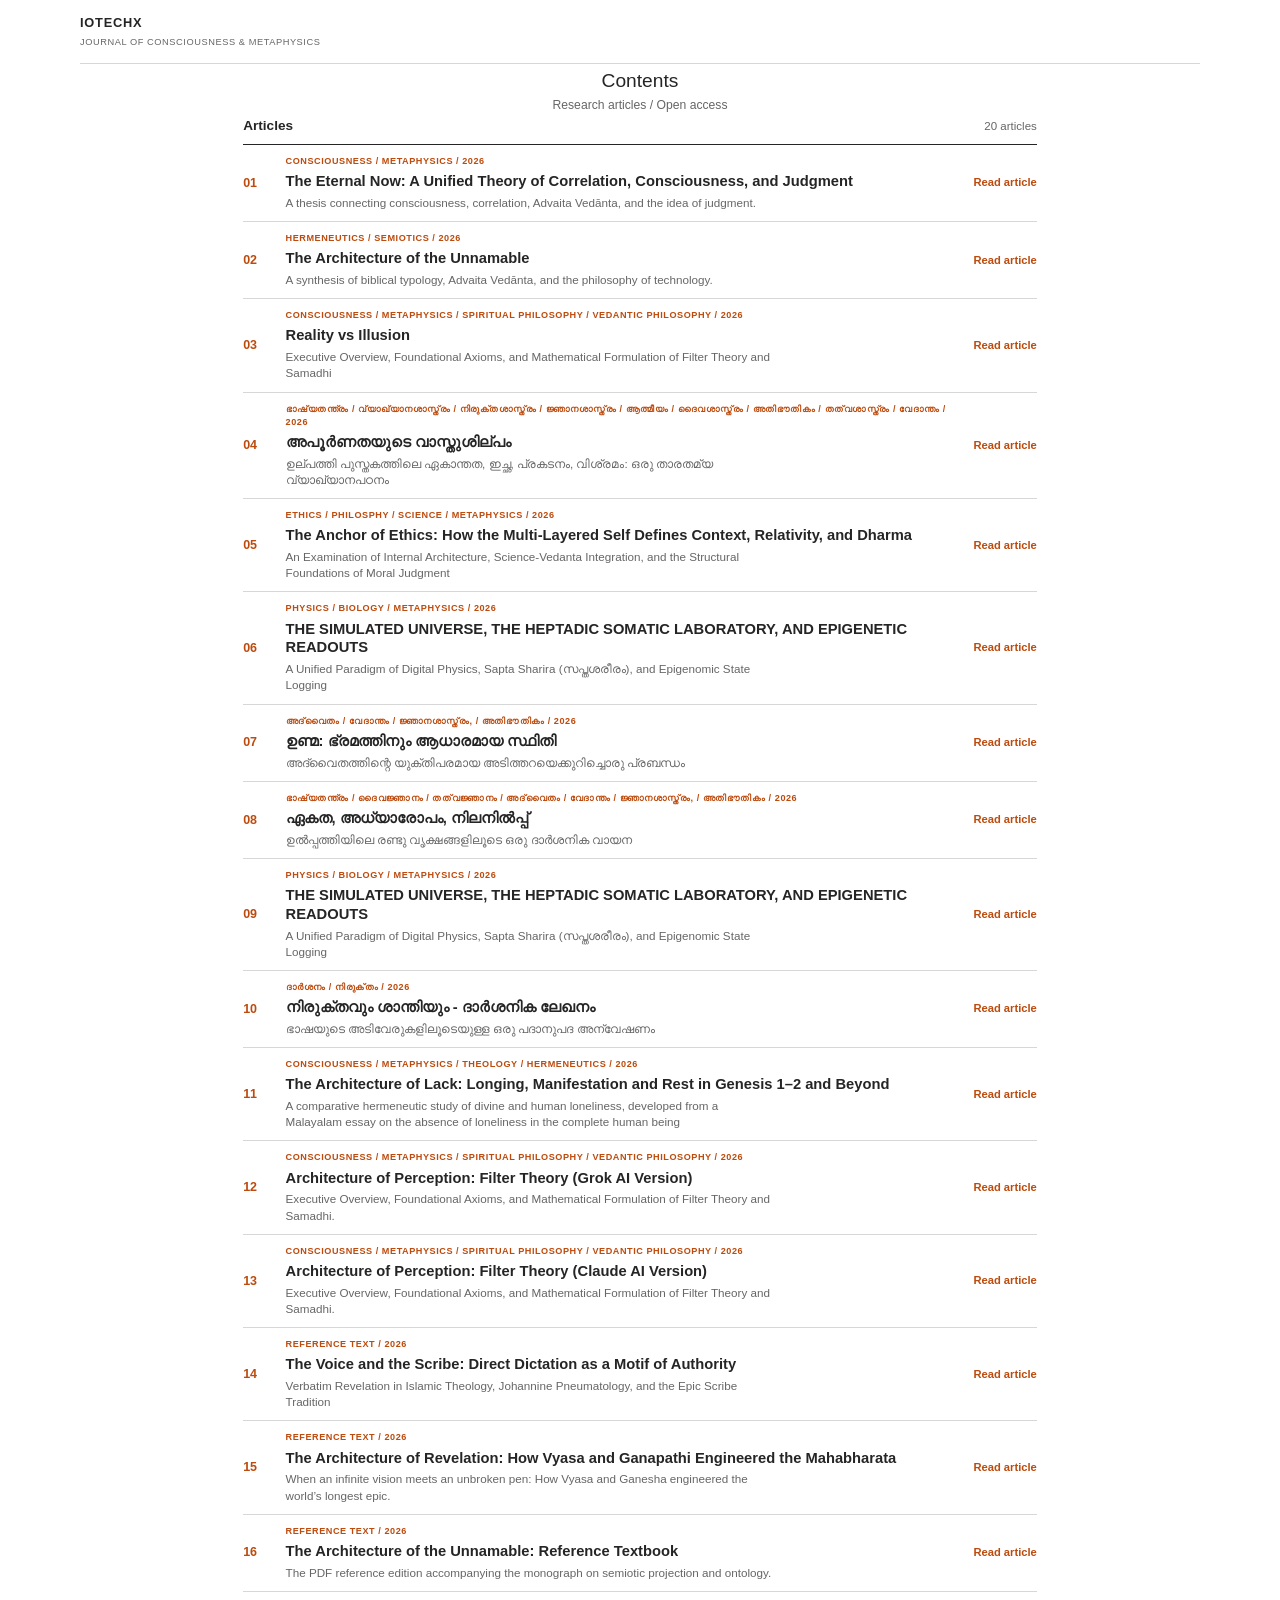
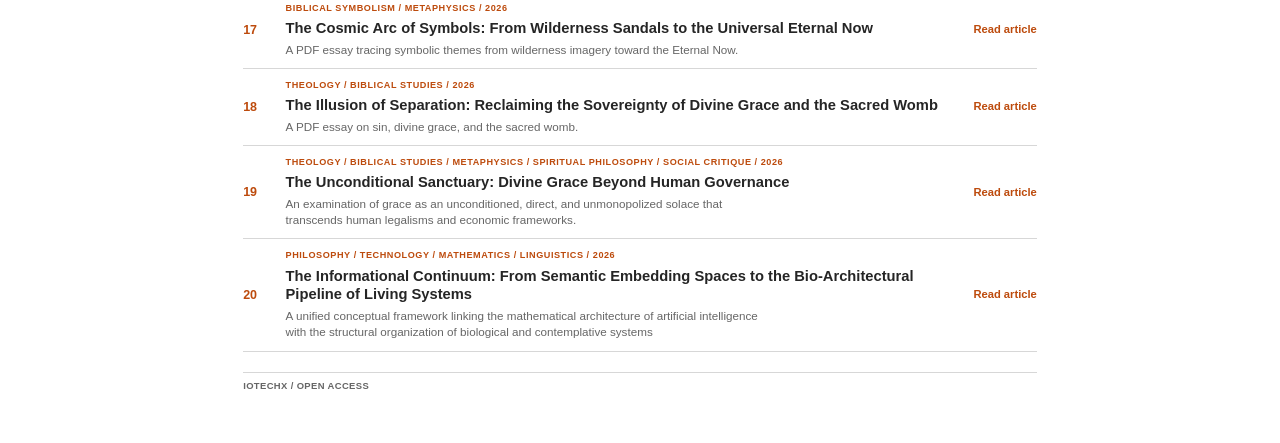
<file: index.html>
<!DOCTYPE html>
<html lang="en">

<head>
 <meta charset="UTF-8">
 <meta name="viewport" content="width=device-width, initial-scale=1.0">
 <meta name="theme-color" content="#e8e9df">
 <meta name="description"
  content="A journal of independent research in consciousness, metaphysics, theology, and technology.">
 <title>IOTechX | Journal of Consciousness &amp; Metaphysics</title>
 <link rel="icon" type="image/svg+xml" href="favicon.svg">
 <link rel="stylesheet" href="styles.css">
</head>

<body>
 <div class="reader-shell">
  <header class="reader-topbar">
   <div class="topbar-brand">
    <button class="mobile-drawer-toggle" id="mobile-drawer-toggle" type="button" aria-label="Open article navigation"
     aria-controls="issue-rail" aria-expanded="false" hidden>
     <span></span><span></span><span></span>
    </button>
    <a class="wordmark" href="#contents" id="home-link" aria-label="IOTechX journal contents">
     <span>IOTECHX <small>JOURNAL OF CONSCIOUSNESS &amp; METAPHYSICS</small></span>
    </a>
   </div>
  </header>

  <div class="reader-workspace">
   <aside class="issue-rail" id="issue-rail" aria-label="Articles" hidden>
    <div class="rail-heading">
     <h2>Articles</h2>
    </div>
    <nav id="issue-nav" class="issue-nav" aria-label="Choose an article"></nav>
   </aside>

   <div class="page-stage">
    <div class="page-controls" aria-label="Article navigation">
     <button id="previous-button" class="page-control" type="button" aria-label="Previous article">←
      <span>Previous</span></button>
     <span id="page-status" class="page-status" aria-live="polite">Contents</span>
     <button id="next-button" class="page-control" type="button" aria-label="Next article"><span>Next</span> →</button>
    </div>
    <main id="reader-page" class="paper" aria-live="polite" aria-busy="false" tabindex="-1">
     <p class="loading-message">Loading articles…</p>
    </main>
   </div>
  </div>
 </div>
 <button class="drawer-backdrop" id="drawer-backdrop" type="button" aria-label="Close article navigation"
  hidden></button>
 <button id="back-to-top" class="back-to-top" type="button" aria-label="Back to top" title="Back to top"
  hidden>⬆️</button>
 <script src="script.js"></script>
 <!-- Global site tag (gtag.js) - Google Analytics -->
<script async src="https://www.googletagmanager.com/gtag/js?id=G-YPG5BRLC20"></script>
<script>
 window.dataLayer = window.dataLayer || [];
 function gtag() { dataLayer.push(arguments); }
 gtag('js', new Date());

 gtag('config', 'G-YPG5BRLC20');
</script>
</body>

</html>
</file>
<file: styles.css>
:root {
 color-scheme: light;
 --canvas: #fff;
 --paper: #fff;
 --ink: #252525;
 --muted: #666;
 --rule: #d7d7d7;
 --accent: #f26522;
 --accent-dark: #bd4b0d;
 --accent-soft: #fff2e9;
 --green: #37433f;
 --serif: Georgia, "Times New Roman", serif;
 --sans: Arial, Helvetica, sans-serif;
}

*,
*::before,
*::after {
 box-sizing: border-box;
}

html {
 min-width: 320px;
 background: var(--canvas);
}

body {
 margin: 0;
 background: var(--canvas);
 color: var(--ink);
 font-family: var(--sans);
 font-size: 14px;
 line-height: 1.55;
}

button,
a {
 color: inherit;
 font: inherit;
}

button {
 cursor: pointer;
}

button:focus-visible,
a:focus-visible {
 outline: 2px solid var(--accent);
 outline-offset: 4px;
}

.reader-shell {
 min-height: 100vh;
}

.reader-topbar {
 min-height: 72px;
 display: flex;
 align-items: center;
 justify-content: space-between;
 gap: 1.5rem;
 padding: 0 4vw;
 border-bottom: 1px solid rgb(29 41 37 / 15%);
}

.wordmark {
 display: inline-flex;
 align-items: center;
 gap: 0.75rem;
 color: var(--ink);
 font-size: 0.78rem;
 font-weight: 700;
 letter-spacing: 0.08em;
 text-decoration: none;
}

.wordmark small {
 display: block;
 margin-top: 0.15rem;
 color: var(--muted);
 font-size: 0.57rem;
 font-weight: 500;
 letter-spacing: 0.09em;
}

.wordmark-mark {
 width: 34px;
 aspect-ratio: 1;
 display: grid;
 place-items: center;
 border-radius: 50%;
 background: var(--accent);
 color: #fffdf7;
 font-family: var(--serif);
 font-size: 1.4rem;
 font-weight: 500;
 letter-spacing: 0;
}

.topbar-brand {
 display: flex;
 align-items: center;
 gap: 0.5rem;
 min-width: 0;
}

.action-button,
.page-control {
 min-height: 40px;
 padding: 0.45rem 0.75rem;
 border: 0;
 background: transparent;
 color: var(--ink);
 font-size: 0.78rem;
 font-weight: 600;
}

.page-control:not(:disabled):hover {
 color: var(--accent-dark);
}

.action-button {
 border: 1px solid var(--ink);
}

.action-button:hover:not(:disabled) {
 background: var(--ink);
 color: var(--paper);
}

.action-button:disabled {
 opacity: 0.4;
 cursor: not-allowed;
}

.back-to-top {
 position: fixed;
 right: max(1rem, env(safe-area-inset-right));
 bottom: max(1rem, env(safe-area-inset-bottom));
 z-index: 20;
 width: fit-content;
 aspect-ratio: 1;
 display: grid;
 place-items: center;
 font-size: 1.2rem;
 line-height: 1;
 border: transparent;
 background: transparent;
}

.back-to-top[hidden] {
 display: none;
}

.reader-workspace {
 width: min(1320px, 100%);
 display: grid;
 grid-template-columns: 232px minmax(0, 1fr);
 align-items: start;
 gap: clamp(2rem, 5vw, 5rem);
 margin: 0 auto;
 padding: 2.5rem 2rem 5rem;
}

.issue-rail {
 position: sticky;
 top: 2rem;
 padding-top: 1.5rem;
}

.rail-heading {
 padding-bottom: 1.1rem;
 border-bottom: 1px solid var(--rule);
}

.eyebrow {
 color: var(--accent-dark);
 font-size: 0.64rem;
 font-weight: 700;
 letter-spacing: 0.12em;
 line-height: 1.45;
 text-transform: uppercase;
}

.rail-heading h2 {
 margin: 0.4rem 0 0;
 font-family: var(--serif);
 font-size: 1.75rem;
 font-weight: 500;
 line-height: 1.1;
}

.rail-list,
.contents-entries,
.field-list {
 margin: 0;
 padding: 0;
 list-style: none;
}

.rail-link {
 display: grid;
 grid-template-columns: 2rem minmax(0, 1fr);
 gap: 0.65rem;
 padding: 1rem 0;
 border-bottom: 1px solid var(--rule);
 text-decoration: none;
}

.rail-link[aria-current="page"] .rail-title,
.rail-link:hover .rail-title {
 color: var(--accent-dark);
}

.rail-number {
 color: var(--accent);
 font-family: var(--serif);
 font-size: 1.2rem;
}

.rail-link-copy,
.contents-copy {
 display: grid;
 gap: 0.3rem;
}

.rail-category {
 color: var(--muted);
 font-size: 0.58rem;
 font-weight: 700;
 letter-spacing: 0.09em;
 line-height: 1.45;
 text-transform: uppercase;
}

.rail-title {
 font-family: var(--serif);
 font-size: 1rem;
 line-height: 1.2;
 transition: color 150ms ease;
}

.rail-note {
 margin-top: 1.5rem;
 color: var(--muted);
 font-size: 0.7rem;
 line-height: 1.7;
}

.page-stage {
 min-width: 0;
}

.page-controls {
 min-height: 44px;
 display: flex;
 align-items: center;
 justify-content: space-between;
 gap: 1rem;
 margin-bottom: 0.85rem;
}

.page-control {
 padding: 0.4rem 0;
}

.page-control:disabled {
 color: #929a94;
 cursor: not-allowed;
}

.page-status {
 color: var(--muted);
 font-size: 0.66rem;
 font-weight: 700;
 letter-spacing: 0.1em;
 text-align: center;
 text-transform: uppercase;
}

.paper {
 width: min(210mm, 100%);
 min-height: 297mm;
 margin: 0 auto;
 padding: 18mm 19mm 16mm;
 border: 1px solid rgb(29 41 37 / 13%);
 background: var(--paper);
 box-shadow: 0 18px 50px rgb(29 41 37 / 12%);
 transition: opacity 180ms ease;
}

.paper[aria-busy="true"] {
 opacity: 0.68;
}

.paper--contents {
 padding-top: 0;
}

.loading-message {
 margin: 0;
 color: var(--muted);
 font-family: var(--serif);
 font-size: 1.3rem;
}

.contents-content {
 min-height: calc(297mm - 32mm);
 display: flex;
 flex-direction: column;
}

.cover-masthead,
.article-kicker-row {
 display: flex;
 align-items: center;
 justify-content: space-between;
 gap: 1rem;
 padding-bottom: 0.7rem;
 border-bottom: 1px solid var(--ink);
}

.cover-year,
.article-year {
 color: var(--muted);
 font-size: 0.67rem;
 font-weight: 600;
}

.cover-story {
 position: relative;
 min-height: 250px;
 display: flex;
 flex-direction: column;
 justify-content: center;
 padding: 2.5rem 0 2.25rem;
 border-bottom: 1px solid var(--rule);
}

.cover-kicker {
 margin: 0 0 0.8rem;
}

.cover-title {
 position: relative;
 z-index: 1;
 max-width: 640px;
 margin: 0;
 font-family: var(--serif);
 font-size: 4.2rem;
 font-weight: 400;
 line-height: 0.98;
}

.cover-title em {
 color: var(--accent);
 font-weight: 400;
}

.cover-deck {
 max-width: 440px;
 margin: 1.1rem 0 0;
 color: var(--muted);
 font-family: var(--serif);
 font-size: 1.12rem;
 line-height: 1.4;
}

.cover-mark {
 position: absolute;
 right: 0;
 bottom: 1.4rem;
 color: #e5e5d9;
 font-family: var(--serif);
 font-size: 8rem;
 line-height: 0.8;
 user-select: none;
}

.contents-listing {
 padding-top: 1.7rem;
}

.contents-heading {
 display: flex;
 align-items: baseline;
 justify-content: space-between;
 gap: 1rem;
 padding-bottom: 0.45rem;
 border-bottom: 2px solid var(--ink);
}

.contents-heading h2 {
 margin: 0;
 font-family: var(--serif);
 font-size: 1.5rem;
 font-weight: 500;
}

.contents-entries {
 counter-reset: contents;
}

.contents-item {
 border-bottom: 1px solid var(--rule);
}

.contents-link {
 display: grid;
 grid-template-columns: 3rem minmax(0, 1fr) auto;
 align-items: start;
 gap: 1rem;
 padding: 1.3rem 0;
 text-decoration: none;
}

.contents-number {
 color: var(--accent);
 font-family: var(--serif);
 font-size: 1.8rem;
 line-height: 1;
}

.contents-title {
 font-family: var(--serif);
 font-size: 1.45rem;
 line-height: 1.12;
 transition: color 150ms ease;
}

.contents-link:hover .contents-title {
 color: var(--accent-dark);
}

.contents-summary {
 max-width: 490px;
 color: var(--muted);
 font-size: 0.82rem;
}

.contents-arrow {
 align-self: center;
 color: var(--green);
 font-size: 0.68rem;
 font-weight: 700;
 white-space: nowrap;
}

.paper-footer,
.article-footer {
 display: flex;
 justify-content: space-between;
 gap: 1rem;
 margin-top: auto;
 padding-top: 0.8rem;
 border-top: 1px solid var(--ink);
 color: var(--muted);
 font-size: 0.62rem;
 font-weight: 600;
 letter-spacing: 0.08em;
}

.article-content {
 display: flex;
 flex-direction: column;
 min-height: calc(297mm - 34mm);
}

.article-header {
 margin-bottom: 1.8rem;
 padding-bottom: 1.2rem;
 border-bottom: 1px solid var(--ink);
}

.article-kicker-row {
 margin-bottom: 1.5rem;
}

.article-title {
 max-width: 670px;
 margin: 0;
 font-family: var(--serif);
 font-size: 1.2rem;
 font-weight: 400;
 line-height: 1.02;
 overflow-wrap: anywhere;
}

.article-subtitle {
 max-width: 620px;
 color: var(--muted);
 font-family: var(--serif);
 font-size: 1.28rem;
}

.article-author {
 margin: 1.15rem 0 0;
 font-size: 0.8rem;
 font-weight: 700;
}

.article-affiliation {
 margin: 0.2rem 0 0;
 color: var(--muted);
 font-size: 0.75rem;
 font-style: italic;
}

.field-list {
 display: flex;
 flex-wrap: wrap;
 justify-content: center;
 gap: 0.35rem 0.8rem;
}

.field-list a {
 color: var(--green);
 font-size: 0.68rem;
 text-decoration-thickness: 1px;
 text-underline-offset: 2px;
}

.abstract-section {
 margin-bottom: 2rem;
 padding: 0 0 1.3rem 1rem;
 border-bottom: 1px solid var(--rule);
 border-left: 3px solid var(--accent);
}

.section-label {
 margin: 0 0 0.55rem;
 color: var(--accent-dark);
 font-size: 0.65rem;
 font-weight: 700;
 letter-spacing: 0.12em;
 text-transform: uppercase;
}

.abstract-section p {
 margin: 0;
 font-family: var(--serif);
 font-size: 1.03rem;
 line-height: 1.55;
}

.abstract-section .keyword-line {
 margin-top: 0.9rem;
 color: var(--muted);
 font-family: var(--sans);
 font-size: 0.69rem;
}

.article-section {
 margin: 0 0 1.8rem;
}

.section-heading {
 margin: 0 0 0.8rem;
 padding-bottom: 0.35rem;
 border-bottom: 1px solid var(--rule);
 font-size: 0.68rem;
 font-weight: 700;
 letter-spacing: 0.1em;
 line-height: 1.5;
 text-transform: uppercase;
}

.article-section p,
.article-section li,
.definition-entry dd {
 margin-top: 0;
 margin-bottom: 0.8rem;
 font-family: var(--serif);
 font-size: 0.98rem;
 line-height: 1.66;
}

.article-section p:last-child,
.article-section li:last-child {
 margin-bottom: 0;
}

.article-section ul {
 margin: 0 0 1rem;
 padding-left: 1.25rem;
}

.subsection-heading {
 margin: 1.35rem 0 0.5rem;
 color: var(--green);
 font-family: var(--serif);
 font-size: 1.2rem;
 font-weight: 500;
 line-height: 1.25;
}

.definition-entry {
 display: grid;
 grid-template-columns: minmax(135px, 0.32fr) minmax(0, 1fr);
 gap: 0.4rem 1rem;
 padding: 0.65rem 0;
 border-bottom: 1px solid var(--rule);
}

.definition-entry dt {
 color: var(--green);
 font-size: 0.76rem;
 font-weight: 700;
}

.definition-entry dd {
 margin: 0;
 font-size: 0.9rem;
}

.article-section blockquote {
 margin: 1.2rem 0;
 padding: 0.25rem 0 0.25rem 1.15rem;
 border-left: 2px solid var(--accent);
 color: var(--green);
 font-family: var(--serif);
 font-size: 1.2rem;
 line-height: 1.45;
}

.article-section figure {
 margin: 1.4rem 0 1.6rem;
 padding: 0.8rem;
 background: #f1f0e9;
}

.article-section figure img {
 display: block;
 width: 100%;
 height: auto;
}

.article-section figcaption {
 margin-top: 0.65rem;
 color: var(--muted);
 font-size: 0.68rem;
 line-height: 1.5;
}

.framework-entry {
 padding: 0.85rem 0;
 border-bottom: 1px solid var(--rule);
}

.framework-entry h3 {
 margin: 0 0 0.25rem;
 font-family: var(--serif);
 font-size: 1.35rem;
 font-weight: 500;
}

.framework-entry p {
 margin-bottom: 0.35rem;
}

.framework-terms {
 color: var(--accent-dark);
 font-family: var(--sans) !important;
 font-size: 0.67rem !important;
 font-weight: 600;
}

.table-wrap {
 width: 100%;
 overflow-x: auto;
}

.table-wrap table {
 width: 100%;
 border-collapse: collapse;
 font-size: 0.78rem;
 line-height: 1.4;
}

.table-wrap th,
.table-wrap td {
 padding: 0.55rem 0.45rem;
 border-bottom: 1px solid var(--rule);
 text-align: left;
 vertical-align: top;
}

.table-wrap th {
 color: var(--green);
 font-size: 0.62rem;
 font-weight: 700;
 letter-spacing: 0.04em;
}

.reference-list {
 margin: 0;
 padding-left: 1.4rem;
}

.bibliography .reference-entry {
 margin-bottom: 0;
 padding: 0.1rem 0 0.15rem 0.2rem;
 font-family: var(--serif);
 font-size: 0.84rem;
 line-height: 1.4;
 scroll-margin-top: 2rem;
}

.reference-entry-link {
 color: inherit;
 text-decoration-color: var(--rule);
 text-underline-offset: 2px;
}

.reference-entry-link:hover {
 color: var(--accent-dark);
}

.citation-link {
 color: var(--accent-dark);
 font-family: var(--sans);
 font-size: 0.72em;
 font-weight: 700;
 text-decoration: none;
 vertical-align: super;
}

.article-footer {
 margin-top: auto;
}

.load-error {
 max-width: 34rem;
 margin: auto;
}

.load-error h1 {
 margin: 0.5rem 0;
 font-family: var(--serif);
 font-size: 2rem;
 font-weight: 400;
 line-height: 1.15;
}

.load-error p:not(.eyebrow) {
 color: var(--muted);
}

@media (max-width: 900px) {
 .reader-workspace {
  grid-template-columns: 190px minmax(0, 1fr);
  gap: 1.5rem;
  padding-right: 1.25rem;
  padding-left: 1.25rem;
 }

 .paper {
  padding: 14mm 12mm;
 }

 .contents-link {
  grid-template-columns: 2.3rem minmax(0, 1fr);
 }

 .contents-arrow {
  grid-column: 2;
 }
}

@media (max-width: 680px) {
 .reader-topbar {
  min-height: 62px;
  padding: 0 1rem;
 }

 .wordmark {
  gap: 0.55rem;
  font-size: 0.68rem;
 }

 .wordmark small {
  max-width: 190px;
  font-size: 0.49rem;
 }

 .wordmark-mark {
  width: 30px;
 }

 .action-button {
  min-height: 36px;
  padding: 0.35rem 0.5rem;
  font-size: 0.68rem;
 }

 .reader-workspace {
  display: flex;
  flex-direction: column;
  gap: 0.75rem;
  padding: 0.7rem 0 2rem;
 }

 .issue-rail {
  position: static;
  width: 100%;
  padding: 0 1rem;
 }

 .rail-heading,
 .rail-note {
  display: none;
 }

 .rail-list {
  display: flex;
  gap: 0.5rem;
  overflow-x: auto;
  scrollbar-width: thin;
  padding-bottom: 0.35rem;
 }

 .rail-list li {
  flex: 0 0 min(68vw, 230px);
 }

 .rail-link {
  height: 100%;
  min-height: 58px;
  grid-template-columns: 1.5rem minmax(0, 1fr);
  gap: 0.45rem;
  padding: 0.55rem;
  border: 1px solid var(--rule);
  background: rgb(255 253 247 / 55%);
 }

 .rail-link[aria-current="page"] {
  border-color: var(--accent);
  background: var(--paper);
 }

 .rail-number {
  font-size: 1rem;
  line-height: 1.2;
 }

 .rail-category {
  font-size: 0.49rem;
 }

 .rail-title {
  font-size: 0.78rem;
 }

 .page-stage {
  width: 100%;
 }

 .page-controls {
  padding: 0 1rem;
  margin-bottom: 0.3rem;
 }

 .paper {
  width: 100%;
  min-height: 297mm;
  padding: 13mm 8vw 12mm;
  border-right: 0;
  border-left: 0;
  box-shadow: 0 8px 26px rgb(29 41 37 / 8%);
 }

 .paper--contents {
  padding-top: 0;
 }

 .contents-content,
 .article-content {
  min-height: 265mm;
 }

 .cover-story {
  min-height: 220px;
 }

 .cover-title {
  max-width: 440px;
  font-size: 2.8rem;
 }

 .cover-mark {
  right: 0;
  bottom: 1.1rem;
  font-size: 6rem;
 }

 .contents-link {
  gap: 0.65rem;
  padding: 1rem 0;
 }

 .contents-number {
  font-size: 1.45rem;
 }

 .contents-title {
  font-size: 1.2rem;
 }

 .contents-summary {
  font-size: 0.76rem;
 }

 .contents-arrow {
  font-size: 0.62rem;
 }

 .article-title {
  font-size: 1.2rem;
 }

 .article-section p,
 .article-section li,
 .definition-entry dd {
  font-size: 1rem;
 }

 .definition-entry {
  grid-template-columns: 1fr;
  gap: 0.2rem;
 }

 .table-wrap table {
  min-width: 520px;
 }

 .paper-footer,
 .article-footer {
  font-size: 0.55rem;
 }
}

@media (prefers-reduced-motion: reduce) {

 *,
 *::before,
 *::after {
  scroll-behavior: auto !important;
  transition-duration: 0.01ms !important;
 }
}

@page {
 size: A4;
 margin: 0;
}

@media print {

 html,
 body,
 .reader-shell {
  width: 210mm;
  min-width: 0;
  margin: 0;
  padding: 0;
  background: #fff;
 }

 .reader-topbar,
 .issue-rail,
 .page-controls {
  display: none !important;
 }

 .reader-workspace,
 .page-stage {
  display: block;
  width: 210mm;
  margin: 0;
  padding: 0;
 }

 .paper {
  width: 210mm;
  min-height: 297mm;
  margin: 0;
  padding: 18mm 19mm 16mm;
  border: 0;
  box-shadow: none;
  print-color-adjust: exact;
 }

 .article-section,
 .abstract-section,
 figure,
 .definition-entry {
  break-inside: avoid;
 }

 .contents-item,
 .framework-entry {
  break-inside: avoid;
 }
}

html,
body {
 background: #fff;
}

.reader-topbar {
 width: min(1120px, calc(100% - 48px));
 min-height: 64px;
 margin: 0 auto;
 padding: 0;
 border-bottom: 1px solid var(--rule);
}

.wordmark {
 font-size: 0.8rem;
 letter-spacing: 0.06em;
}

.wordmark small {
 font-size: 0.58rem;
 letter-spacing: 0.06em;
}

.wordmark-mark {
 display: none;
}

.action-button,
.page-control {
 border-color: var(--rule);
 border-radius: 0;
}

.action-button {
 border-color: var(--accent);
 color: var(--accent-dark);
}

.action-button:hover:not(:disabled) {
 border-color: var(--accent);
 background: var(--accent);
 color: #fff;
}

.reader-workspace {
 width: min(210mm, calc(100% - 48px));
 display: block;
 padding: 0 0 48px;
}

.issue-rail {
 position: static;
 padding: 0;
 margin: 0 0 18px;
 border-bottom: 1px solid var(--rule);
}

.rail-heading,
.rail-note {
 display: none;
}

.rail-list {
 display: grid;
 grid-template-columns: repeat(2, minmax(0, 1fr));
 gap: 0 24px;
}

.rail-link {
 grid-template-columns: 1.8rem minmax(0, 1fr);
 gap: 0.5rem;
 padding: 10px 0;
 border-bottom: 2px solid transparent;
}

.rail-link[aria-current="page"] {
 border-bottom-color: var(--accent);
}

.rail-number {
 color: var(--accent-dark);
 font-family: var(--sans);
 font-size: 0.72rem;
 font-weight: 700;
}

.rail-link-copy {
 gap: 2px;
}

.rail-category {
 font-size: 0.57rem;
 letter-spacing: 0.06em;
}

.rail-title {
 color: var(--ink);
 font-family: var(--sans);
 font-size: 0.76rem;
 line-height: 1.35;
}

.page-stage {
 width: 100%;
}

.page-controls {
 min-height: 36px;
 margin-bottom: 0;
 border-bottom: 1px solid var(--rule);
}

.page-control {
 min-height: 34px;
 padding: 0.35rem 0;
 color: var(--accent-dark);
 font-size: 0.7rem;
}

.page-status {
 color: var(--muted);
 font-size: 0.62rem;
 font-weight: 500;
 letter-spacing: 0.06em;
}

.paper,
.paper--contents {
 width: 100%;
 min-height: 0;
 margin: 0;
 padding: 0 0 32px;
 border: 0;
 background: #fff;
 box-shadow: none;
}

.contents-content {
 min-height: 0;
 display: block;
}

.contents-masthead {
 display: flex;
 justify-content: space-between;
 gap: 1rem;
 padding-bottom: 8px;
 border-bottom: 1px solid var(--rule);
}

.contents-page-title {
 margin: 25px 0 4px;
 font-family: var(--sans);
 font-size: 1.2rem;
 font-weight: 400;
 line-height: 1.2;
 text-align: center;
}

.contents-deck {
 color: var(--muted);
 text-align: center;
 margin-top: 0;
 margin-bottom: 0;
}

.contents-listing {
 padding: 0;
}

.contents-heading {
 align-items: baseline;
 padding: 0 0 8px;
 border-bottom: 1px solid var(--ink);
}

.contents-heading h2 {
 font-family: var(--sans);
 font-size: 0.85rem;
 font-weight: 700;
}

.contents-count {
 color: var(--muted);
 font-size: 0.72rem;
}

.contents-item {
 border-bottom: 1px solid var(--rule);
}

.contents-link {
 grid-template-columns: 2rem minmax(0, 1fr) auto;
 align-items: center;
 gap: 0.8rem;
 padding: 15px 0;
}

.contents-number {
 color: var(--accent-dark);
 font-family: var(--sans);
 font-size: 0.78rem;
 font-weight: 700;
}

.contents-copy {
 gap: 4px;
}

.contents-copy .eyebrow {
 font-size: 0.57rem;
 letter-spacing: 0.06em;
}

.contents-title {
 color: var(--ink);
 font-family: var(--sans);
 font-size: 1rem;
 font-weight: 600;
 line-height: 1.35;
}

.contents-summary {
 font-size: 0.78rem;
 line-height: 1.45;
}

.contents-arrow {
 color: var(--accent-dark);
 font-size: 0.7rem;
 font-weight: 600;
}

.paper-footer,
.article-footer {
 margin-top: 30px;
 padding-top: 8px;
 border-top: 1px solid var(--rule);
 color: var(--muted);
 font-size: 0.59rem;
 letter-spacing: 0.04em;
}

.article-content {
 width: min(100%, 700px);
 min-height: 0;
 margin: 0 auto;
}

.pdf-article-content {
 width: 100%;
}

.pdf-actions {
 display: flex;
 flex-wrap: wrap;
 gap: 8px 18px;
 margin: 0 0 12px;
}

.pdf-action-link {
 color: var(--accent-dark);
 font-size: 0.75rem;
 font-weight: 600;
 text-underline-offset: 3px;
}

.pdf-viewer {
 width: 100%;
 min-height: 560px;
 border: 1px solid var(--rule);
 background: #f5f5f5;
}

.pdf-viewer-frame {
 display: block;
 width: 100%;
 height: min(80vh, 1050px);
 min-height: 560px;
 border: 0;
 background: #fff;
}

.article-header {
 margin-bottom: 22px;
 padding-bottom: 15px;
 border-bottom: 1px solid var(--rule);
}

.article-kicker-row {
 margin-bottom: 18px;
 padding-bottom: 7px;
 border-color: var(--rule);
}

.eyebrow {
 color: var(--accent-dark);
 font-size: 0.6rem;
 letter-spacing: 0.07em;
}

.article-title {
 max-width: 100%;
 font-family: var(--sans);
 font-size: 1.2rem;
 font-weight: 400;
 line-height: 1.2;
}

.article-subtitle {
 font-family: var(--serif);
 font-size: 1.08rem;
}

.article-author {
 margin-top: 5px;
 font-size: 0.78rem;
}

.article-author a {
 color: var(--accent-dark);
 text-decoration-thickness: 1px;
 text-underline-offset: 3px;
}

.footer-authors {
 display: flex;
 flex-wrap: wrap;
 gap: 0.25rem;
}

.footer-authors a {
 color: var(--accent-dark);
 text-decoration-thickness: 1px;
 text-underline-offset: 2px;
}

.article-affiliation {
 font-size: 0.72rem;
 text-align: center;
}

.abstract-section {
 margin-bottom: 24px;
 padding: 0 0 15px;
 border: 0;
 border-bottom: 1px solid var(--rule);
}

.section-label {
 color: var(--muted);
 font-size: 0.62rem;
 letter-spacing: 0.06em;
}

.abstract-section p {
 font-family: var(--serif);
 font-size: 0.96rem;
 line-height: 1.65;
}

.article-section {
 margin-bottom: 24px;
}

.section-heading {
 margin-bottom: 11px;
 padding: 0;
 border: 0;
 font-family: var(--sans);
 font-size: 1rem;
 font-weight: 600;
 letter-spacing: 0;
 line-height: 1.35;
 text-transform: none;
}

.article-section p,
.article-section li,
.definition-entry dd {
 font-family: var(--serif);
 font-size: 0.96rem;
 line-height: 1.65;
}

.subsection-heading {
 margin-top: 20px;
 color: var(--ink);
 font-family: var(--sans);
 font-size: 0.91rem;
 font-weight: 600;
}

.definition-entry {
 grid-template-columns: minmax(130px, 0.3fr) minmax(0, 1fr);
 border-color: var(--rule);
}

.definition-entry dt,
.framework-terms {
 color: var(--muted);
}

.article-section blockquote {
 border-left-color: var(--accent);
 color: var(--ink);
}

.article-section figure {
 padding: 0;
 background: transparent;
}

.article-section figcaption {
 color: var(--muted);
}

.framework-entry {
 border-color: var(--rule);
}

.framework-entry h3 {
 font-family: var(--sans);
 font-size: 0.95rem;
 font-weight: 600;
}

.table-wrap th {
 color: var(--ink);
}

.citation-link,
.field-list a {
 color: var(--accent-dark);
}

.load-error {
 width: min(100%, 700px);
}

@media (max-width: 680px) {
 .reader-topbar {
  width: calc(100% - 32px);
  min-height: 58px;
 }

 .reader-workspace {
  width: calc(100% - 32px);
  display: block;
  padding: 0 0 32px;
 }

 .issue-rail {
  width: 100%;
  padding: 0;
 }

 .rail-list {
  grid-template-columns: repeat(2, minmax(0, 1fr));
  gap: 0 12px;
 }

 .rail-link {
  grid-template-columns: 1.2rem minmax(0, 1fr);
  gap: 0.35rem;
  padding: 8px 0;
  border: 0;
  border-bottom: 2px solid transparent;
 }

 .rail-link[aria-current="page"] {
  border-bottom-color: var(--accent);
 }

 .rail-category {
  font-size: 0.5rem;
 }

 .rail-title {
  font-size: 0.64rem;
 }

 .paper,
 .paper--contents {
  padding: 0 0 24px;
 }

 .contents-link {
  grid-template-columns: 1.5rem minmax(0, 1fr);
  gap: 0.55rem;
  padding: 12px 0;
 }

 .contents-arrow {
  grid-column: 2;
 }

 .contents-title {
  font-size: 0.9rem;
 }

 .contents-summary {
  font-size: 0.73rem;
 }

 .article-title {
  font-size: 1.2rem;
 }

 .pdf-viewer,
 .pdf-viewer-frame {
  min-height: 480px;
 }

 .pdf-viewer-frame {
  height: 75vh;
 }

 .definition-entry {
  grid-template-columns: 1fr;
  gap: 3px;
 }

 .paper-footer,
 .article-footer {
  flex-direction: column;
  gap: 4px;
 }
}

@page {
 size: A4;
 margin: 20mm;
}

@media print {

 html,
 body,
 .reader-shell,
 .reader-workspace,
 .page-stage {
  width: auto;
  min-width: 0;
  margin: 0;
  padding: 0;
  background: #fff;
 }

 .reader-topbar,
 .issue-rail,
 .page-controls {
  display: none !important;
 }

 .paper,
 .paper--contents {
  width: 100%;
  min-height: 0;
  padding: 0;
  border: 0;
  box-shadow: none;
 }

 .article-content {
  width: 100%;
 }
}

.reader-workspace {
 padding-bottom: 28px;
}

.issue-rail {
 margin-bottom: 12px;
}

.rail-link {
 padding-top: 6px;
 padding-bottom: 6px;
}

.page-controls {
 min-height: 30px;
}

.paper,
.paper--contents {
 padding-top: 0;
 padding-bottom: 22px;
}

.contents-page-title {
 margin-top: 5px;
 font-size: 1.2rem;
}

.contents-deck {
 font-size: 0.76rem;
}

.contents-link {
 gap: 0.65rem;
 padding-top: 10px;
 padding-bottom: 10px;
}

.contents-title {
 font-size: 0.92rem;
 line-height: 1.28;
}

.contents-summary {
 font-size: 0.73rem;
 line-height: 1.38;
}

.article-header {
 margin-bottom: 16px;
 padding-bottom: 11px;
}

.article-kicker-row {
 margin-bottom: 12px;
 padding-bottom: 5px;
}

.article-title {
 font-size: 1.2rem;
 line-height: 1.16;
}

.article-subtitle {
 font-size: 0.98rem;
}

.article-author {
 margin-top: 5px;
}

.abstract-section {
 margin-bottom: 16px;
 padding-bottom: 10px;
}

.abstract-section p,
.article-section p,
.article-section li,
.definition-entry dd {
 font-size: 0.9rem;
 line-height: 1.5;
}

.abstract-section .keyword-line {
 margin-top: 0.55rem;
}

.article-section {
 margin-bottom: 16px;
}

.section-heading {
 margin-bottom: 7px;
 font-size: 0.92rem;
 line-height: 1.3;
}

.subsection-heading {
 margin-top: 13px;
 margin-bottom: 5px;
 font-size: 0.86rem;
}

.article-section ul {
 margin-bottom: 0.7rem;
}

.definition-entry {
 gap: 0.3rem 0.8rem;
 padding: 0.45rem 0;
}

.article-section blockquote {
 margin: 0.8rem 0;
 font-size: 1.02rem;
 line-height: 1.4;
}

.article-section figure {
 margin: 0.9rem 0 1rem;
}

.article-section figcaption {
 margin-top: 0.4rem;
 font-size: 0.64rem;
}

.framework-entry {
 padding: 0.6rem 0;
}

.framework-entry h3 {
 font-size: 0.9rem;
}

.table-wrap th,
.table-wrap td {
 padding: 0.38rem 0.35rem;
}

.paper-footer,
.article-footer {
 margin-top: 20px;
 padding-top: 6px;
}

@media (max-width: 680px) {
 .reader-workspace {
  padding-bottom: 20px;
 }

 .paper,
 .paper--contents {
  padding-top: 0;
  padding-bottom: 18px;
 }

 .contents-page-title {
  margin-top: 14px;
  font-size: 1.2rem;
 }

 .contents-link {
  padding-top: 8px;
  padding-bottom: 8px;
 }

 .article-title {
  font-size: 1.2rem;
 }

 .abstract-section p,
 .article-section p,
 .article-section li,
 .definition-entry dd {
  font-size: 0.88rem;
  line-height: 1.48;
 }
}

.article-title {
 text-align: center;
}

.article-subtitle {
 margin: 0 auto;
 text-align: center;
}

.article-author,
.abstract-section .keyword-line {
 text-align: center;
}

.abstract-section p,
.article-section:not(.bibliography) p,
.article-section:not(.bibliography) li,
.definition-entry dd {
 text-align: justify;
}

.reader-workspace--article {
 width: min(1320px, calc(100% - 48px));
 display: grid;
 grid-template-columns: 220px minmax(0, 1fr);
 gap: clamp(1.5rem, 3vw, 2.5rem);
 align-items: start;
}

.reader-workspace--article .issue-rail {
 width: auto;
 margin: 0;
 padding: 0;
 border: 0;
}

.reader-workspace--article .rail-list {
 display: flex;
 flex-direction: column;
 gap: 0;
}

.reader-workspace--article .rail-list li {
 flex: 0 0 auto;
}

@media (min-width: 901px) {
 .reader-workspace--article {
  height: calc(100vh - 64px);
  min-height: 0;
  padding: 0;
 }

 .reader-workspace--article .page-stage {
  display: flex;
  height: 100%;
  min-height: 0;
  flex-direction: column;
 }

 .reader-workspace--article .paper {
  flex: 1 1 0;
  min-height: 0;
  overflow: hidden;
 }

 .reader-workspace--article .article-content {
  height: 100%;
  min-height: 0;
 }

 .reader-workspace--article .article-header {
  flex: 0 0 auto;
 }

 .reader-workspace--article .article-scroll-content {
  display: flex;
  min-height: 0;
  flex: 1 1 0;
  flex-direction: column;
  overflow-y: auto;
  overscroll-behavior: contain;
 }

 .reader-workspace--article .issue-rail {
  position: sticky;
  top: 1rem;
  max-height: calc(100vh - 2rem);
  overflow-y: auto;
  overscroll-behavior: contain;
  align-self: start;
 }
}

@media (max-width: 900px) {
 .reader-workspace--article {
  width: calc(100% - 32px);
  display: block;
 }

 .reader-workspace--article .issue-rail {
  margin-bottom: 12px;
 }
}

.page-controls[hidden] {
 display: none;
}

.mobile-drawer-toggle {
 display: none;
 width: 40px;
 height: 40px;
 flex: 0 0 auto;
 place-content: center;
 gap: 4px;
 border: 0;
 background: transparent;
 color: var(--ink);
}

.mobile-drawer-toggle[hidden],
.drawer-backdrop[hidden] {
 display: none;
}

.mobile-drawer-toggle span {
 display: block;
 width: 20px;
 height: 2px;
 background: currentColor;
}

.drawer-backdrop {
 position: fixed;
 inset: 0;
 z-index: 40;
 padding: 0;
 border: 0;
 background: rgb(0 0 0 / 34%);
}

body.drawer-open {
 overflow: hidden;
}

@media (max-width: 680px) {
 .mobile-drawer-toggle:not([hidden]) {
  display: grid;
 }

 .reader-workspace--article .issue-rail {
  position: fixed;
  inset: 0 auto 0 0;
  z-index: 50;
  width: min(320px, 86vw);
  max-height: 100vh;
  overflow-y: auto;
  overscroll-behavior: contain;
  padding: 1.25rem 1rem;
  background: var(--paper);
  box-shadow: 8px 0 28px rgb(0 0 0 / 18%);
  transform: translateX(-105%);
  visibility: hidden;
  transition: transform 180ms ease, visibility 180ms;
 }

 .reader-workspace--article.reader-workspace--drawer-open .issue-rail {
  transform: translateX(0);
  visibility: visible;
 }

 .reader-workspace--article .issue-rail .rail-heading {
  display: block;
  margin-bottom: 0.75rem;
  padding-bottom: 0.75rem;
 }

 .reader-workspace--article .rail-list {
  display: flex;
  flex-direction: column;
  gap: 0;
  overflow: visible;
  padding: 0;
 }

 .reader-workspace--article .rail-list li {
  flex: 0 0 auto;
 }

 .reader-workspace--article .rail-link {
  height: auto;
  min-height: 52px;
  grid-template-columns: 1.5rem minmax(0, 1fr);
  padding: 0.7rem 0.5rem;
  border: 0;
  border-bottom: 1px solid var(--rule);
  background: transparent;
 }

 .reader-workspace--article .rail-link[aria-current="page"] {
  border-color: var(--rule);
  border-left: 3px solid var(--accent);
  background: var(--accent-soft);
 }
}
</file>
